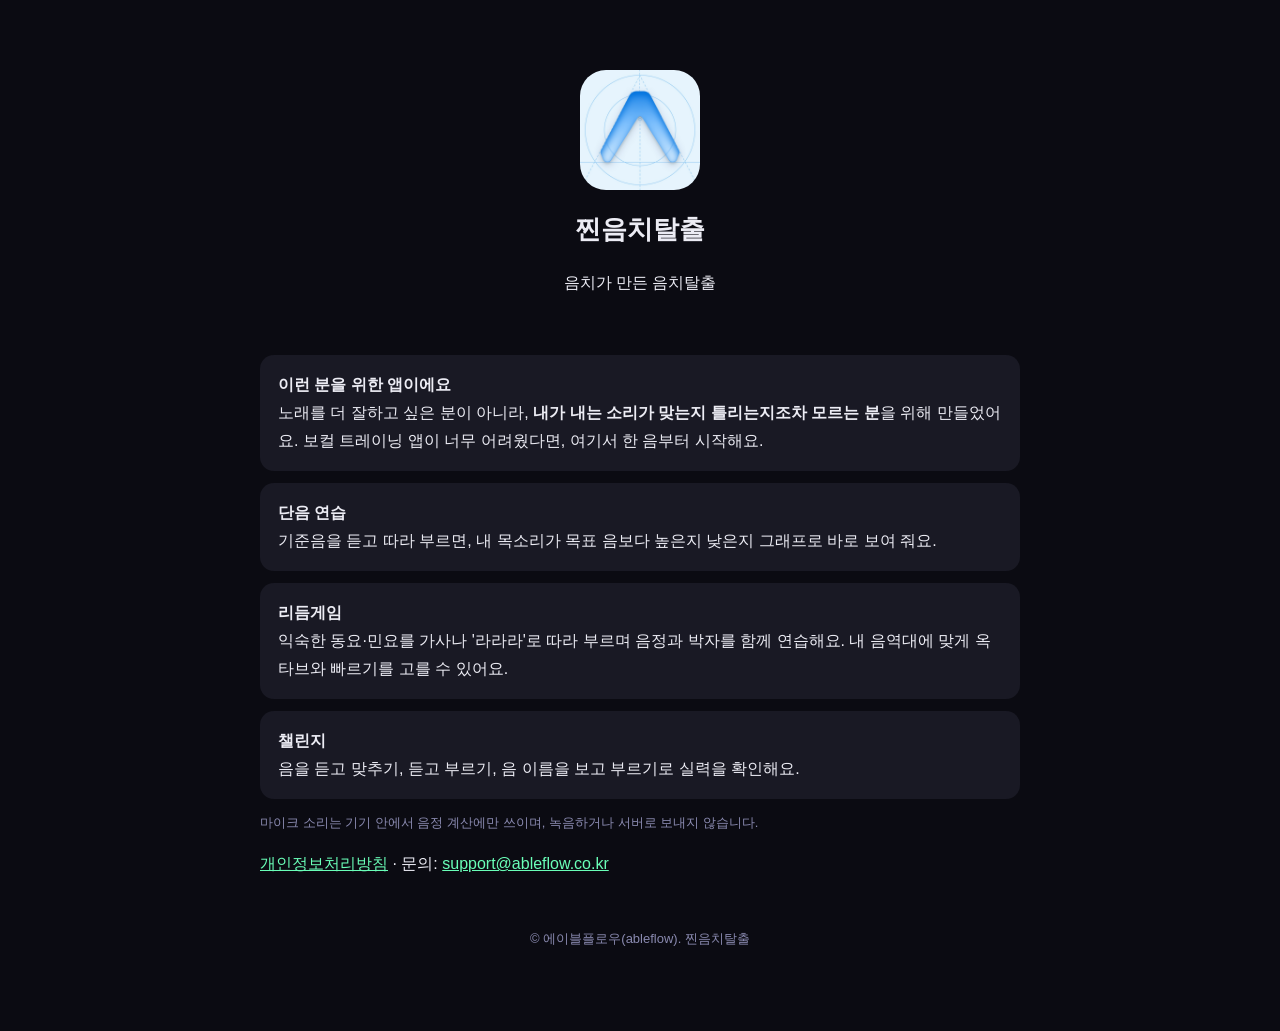
<file: index.html>
<!DOCTYPE html><html lang="ko"><head><meta charset="utf-8"><meta name="viewport" content="width=device-width,initial-scale=1">
<title>찐음치탈출 — 음치가 만든 음치탈출</title><meta name="description" content="보컬 트레이너 앱도 어려운 진짜 음치를 위한 앱. 내 목소리가 높은지 낮은지부터 그래프로 보며 한 음씩 맞춰요.">
<link rel="stylesheet" href="style.css"></head><body><div class="wrap">
<div class="hero"><img src="icon.png" alt="찐음치탈출 아이콘"><h1>찐음치탈출</h1><p>음치가 만든 음치탈출</p></div>
<div class="card"><b>이런 분을 위한 앱이에요</b><br>노래를 더 잘하고 싶은 분이 아니라, <b>내가 내는 소리가 맞는지 틀리는지조차 모르는 분</b>을 위해 만들었어요. 보컬 트레이닝 앱이 너무 어려웠다면, 여기서 한 음부터 시작해요.</div>
<div class="card"><b>단음 연습</b><br>기준음을 듣고 따라 부르면, 내 목소리가 목표 음보다 높은지 낮은지 그래프로 바로 보여 줘요.</div>
<div class="card"><b>리듬게임</b><br>익숙한 동요·민요를 가사나 '라라라'로 따라 부르며 음정과 박자를 함께 연습해요. 내 음역대에 맞게 옥타브와 빠르기를 고를 수 있어요.</div>
<div class="card"><b>챌린지</b><br>음을 듣고 맞추기, 듣고 부르기, 음 이름을 보고 부르기로 실력을 확인해요.</div>
<p class="muted">마이크 소리는 기기 안에서 음정 계산에만 쓰이며, 녹음하거나 서버로 보내지 않습니다.</p>
<p><a href="privacy.html">개인정보처리방침</a> · 문의: <a href="mailto:support@ableflow.co.kr">support@ableflow.co.kr</a></p>
<footer>© 에이블플로우(ableflow). 찐음치탈출</footer></div></body></html>
</file>
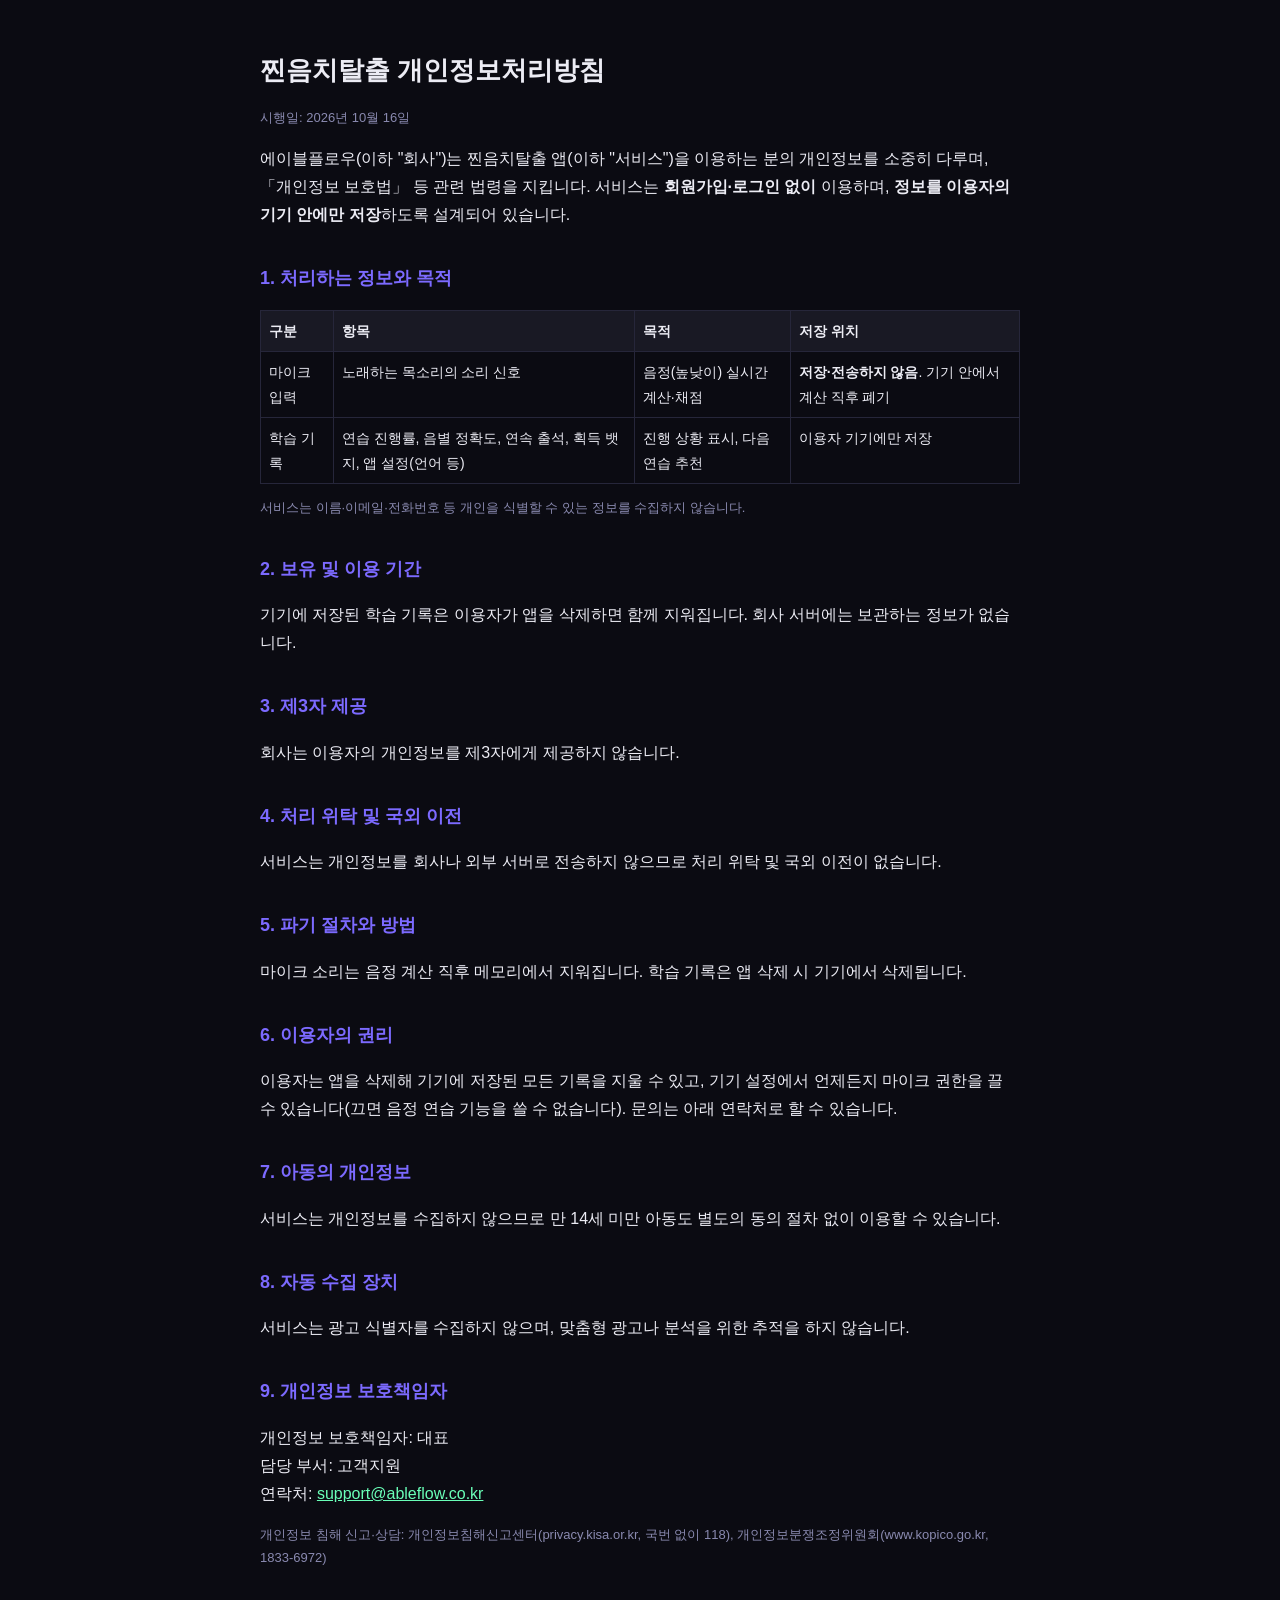
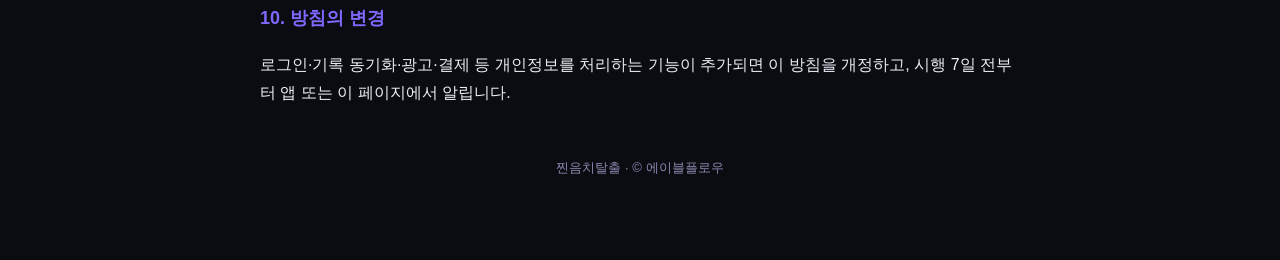
<file: privacy.html>
<!DOCTYPE html><html lang="ko"><head><meta charset="utf-8"><meta name="viewport" content="width=device-width,initial-scale=1">
<title>찐음치탈출 개인정보처리방침</title><link rel="stylesheet" href="style.css"></head><body><div class="wrap">
<h1>찐음치탈출 개인정보처리방침</h1>
<p class="muted">시행일: 2026년 10월 16일</p>
<p>에이블플로우(이하 "회사")는 찐음치탈출 앱(이하 "서비스")을 이용하는 분의 개인정보를 소중히 다루며, 「개인정보 보호법」 등 관련 법령을 지킵니다. 서비스는 <b>회원가입·로그인 없이</b> 이용하며, <b>정보를 이용자의 기기 안에만 저장</b>하도록 설계되어 있습니다.</p>

<h2>1. 처리하는 정보와 목적</h2>
<table>
<tr><th>구분</th><th>항목</th><th>목적</th><th>저장 위치</th></tr>
<tr><td>마이크 입력</td><td>노래하는 목소리의 소리 신호</td><td>음정(높낮이) 실시간 계산·채점</td><td><b>저장·전송하지 않음</b>. 기기 안에서 계산 직후 폐기</td></tr>
<tr><td>학습 기록</td><td>연습 진행률, 음별 정확도, 연속 출석, 획득 뱃지, 앱 설정(언어 등)</td><td>진행 상황 표시, 다음 연습 추천</td><td>이용자 기기에만 저장</td></tr>
</table>
<p class="muted">서비스는 이름·이메일·전화번호 등 개인을 식별할 수 있는 정보를 수집하지 않습니다.</p>

<h2>2. 보유 및 이용 기간</h2>
<p>기기에 저장된 학습 기록은 이용자가 앱을 삭제하면 함께 지워집니다. 회사 서버에는 보관하는 정보가 없습니다.</p>

<h2>3. 제3자 제공</h2>
<p>회사는 이용자의 개인정보를 제3자에게 제공하지 않습니다.</p>

<h2>4. 처리 위탁 및 국외 이전</h2>
<p>서비스는 개인정보를 회사나 외부 서버로 전송하지 않으므로 처리 위탁 및 국외 이전이 없습니다.</p>

<h2>5. 파기 절차와 방법</h2>
<p>마이크 소리는 음정 계산 직후 메모리에서 지워집니다. 학습 기록은 앱 삭제 시 기기에서 삭제됩니다.</p>

<h2>6. 이용자의 권리</h2>
<p>이용자는 앱을 삭제해 기기에 저장된 모든 기록을 지울 수 있고, 기기 설정에서 언제든지 마이크 권한을 끌 수 있습니다(끄면 음정 연습 기능을 쓸 수 없습니다). 문의는 아래 연락처로 할 수 있습니다.</p>

<h2>7. 아동의 개인정보</h2>
<p>서비스는 개인정보를 수집하지 않으므로 만 14세 미만 아동도 별도의 동의 절차 없이 이용할 수 있습니다.</p>

<h2>8. 자동 수집 장치</h2>
<p>서비스는 광고 식별자를 수집하지 않으며, 맞춤형 광고나 분석을 위한 추적을 하지 않습니다.</p>

<h2>9. 개인정보 보호책임자</h2>
<p>개인정보 보호책임자: 대표<br>담당 부서: 고객지원<br>연락처: <a href="mailto:support@ableflow.co.kr">support@ableflow.co.kr</a></p>
<p class="muted">개인정보 침해 신고·상담: 개인정보침해신고센터(privacy.kisa.or.kr, 국번 없이 118), 개인정보분쟁조정위원회(www.kopico.go.kr, 1833-6972)</p>

<h2>10. 방침의 변경</h2>
<p>로그인·기록 동기화·광고·결제 등 개인정보를 처리하는 기능이 추가되면 이 방침을 개정하고, 시행 7일 전부터 앱 또는 이 페이지에서 알립니다.</p>
<footer>찐음치탈출 · © 에이블플로우</footer></div></body></html>
</file>
<file: style.css>
body{margin:0;background:#0b0b12;color:#ececf4;font-family:-apple-system,'Apple SD Gothic Neo','Noto Sans KR',sans-serif;line-height:1.75}
.wrap{max-width:760px;margin:0 auto;padding:40px 22px 80px}
a{color:#6affb8}h1{font-size:26px;margin:8px 0}h2{font-size:18px;color:#7c6aff;margin-top:34px}
.hero{text-align:center;padding:30px 0}.hero img{width:120px;border-radius:26px}
.card{background:#191924;border-radius:14px;padding:16px 18px;margin:12px 0}
table{width:100%;border-collapse:collapse;font-size:14px}td,th{border:1px solid #26263a;padding:8px;vertical-align:top;text-align:left}
th{background:#191924}.muted{color:#8a8ab0;font-size:13px}footer{margin-top:50px;color:#8a8ab0;font-size:13px;text-align:center}
</file>
